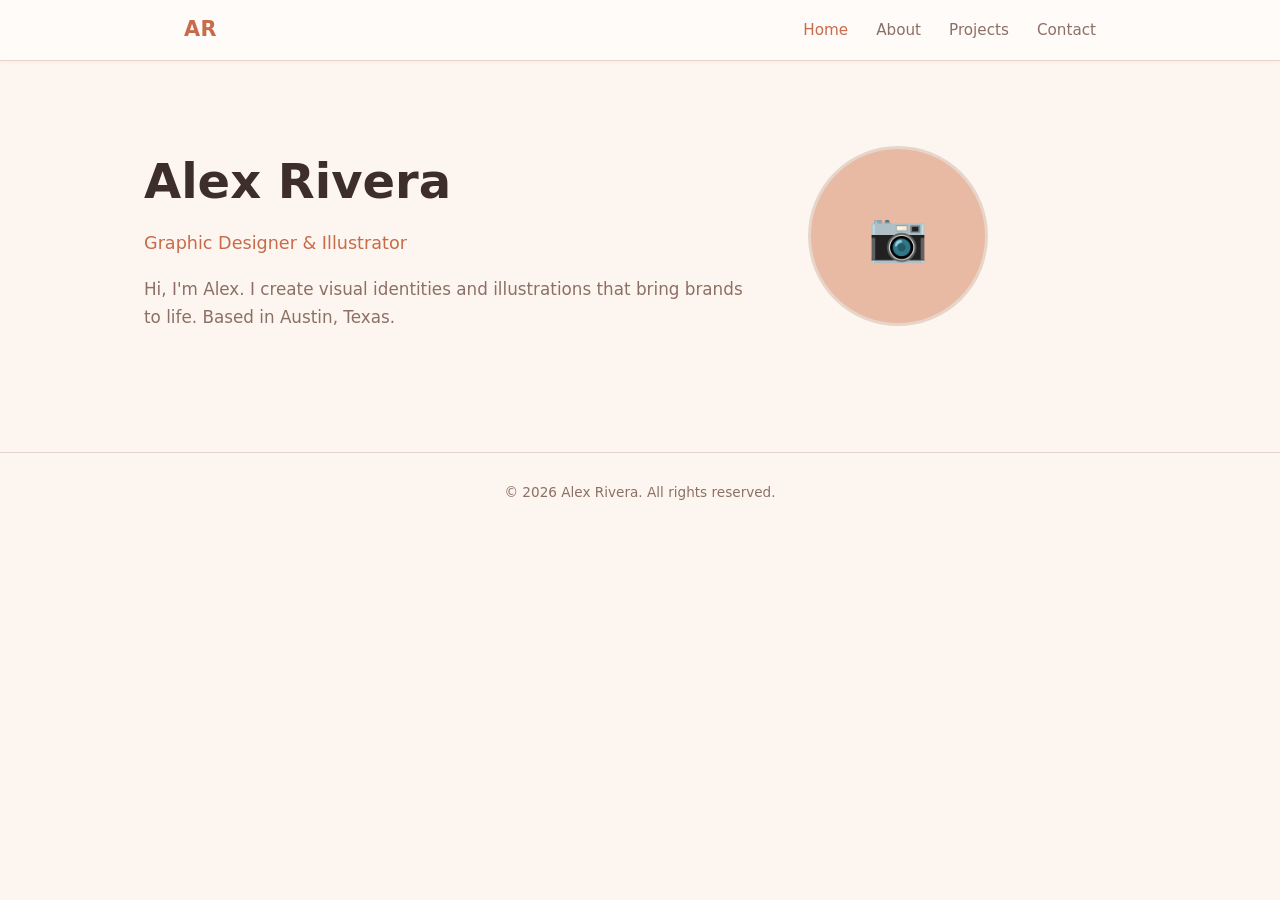
<file: index.html>
<!doctype html>
<html lang="en">
<head>
  <meta charset="utf-8">
  <meta name="viewport" content="width=device-width, initial-scale=1">
  <title>Alex Rivera — Portfolio</title>
  <link rel="icon" type="image/svg+xml" href="favicon.svg">
  <link rel="stylesheet" href="css/style.css">
</head>
<body>

<nav>
  <div class="nav-inner">
    <span class="logo">AR</span>
    <ul class="nav-links">
      <li><a href="index.html" class="active">Home</a></li>
      <li><a href="about.html">About</a></li>
      <li><a href="projects.html">Projects</a></li>
      <li><a href="contact.html">Contact</a></li>
    </ul>
  </div>
</nav>

<main>
  <div class="hero">
    <div class="hero-text">
      <h1>Alex Rivera</h1>
      <p class="subtitle">Graphic Designer &amp; Illustrator</p>
      <p>
        Hi, I'm Alex. I create visual identities and illustrations that
        bring brands to life. Based in Austin, Texas.
      </p>
    </div>
    <div class="photo-placeholder" aria-label="Profile photo placeholder">
      &#x1F4F7;
    </div>
  </div>
</main>

<footer>
  &copy; 2026 Alex Rivera. All rights reserved.
</footer>

</body>
</html>
</file>
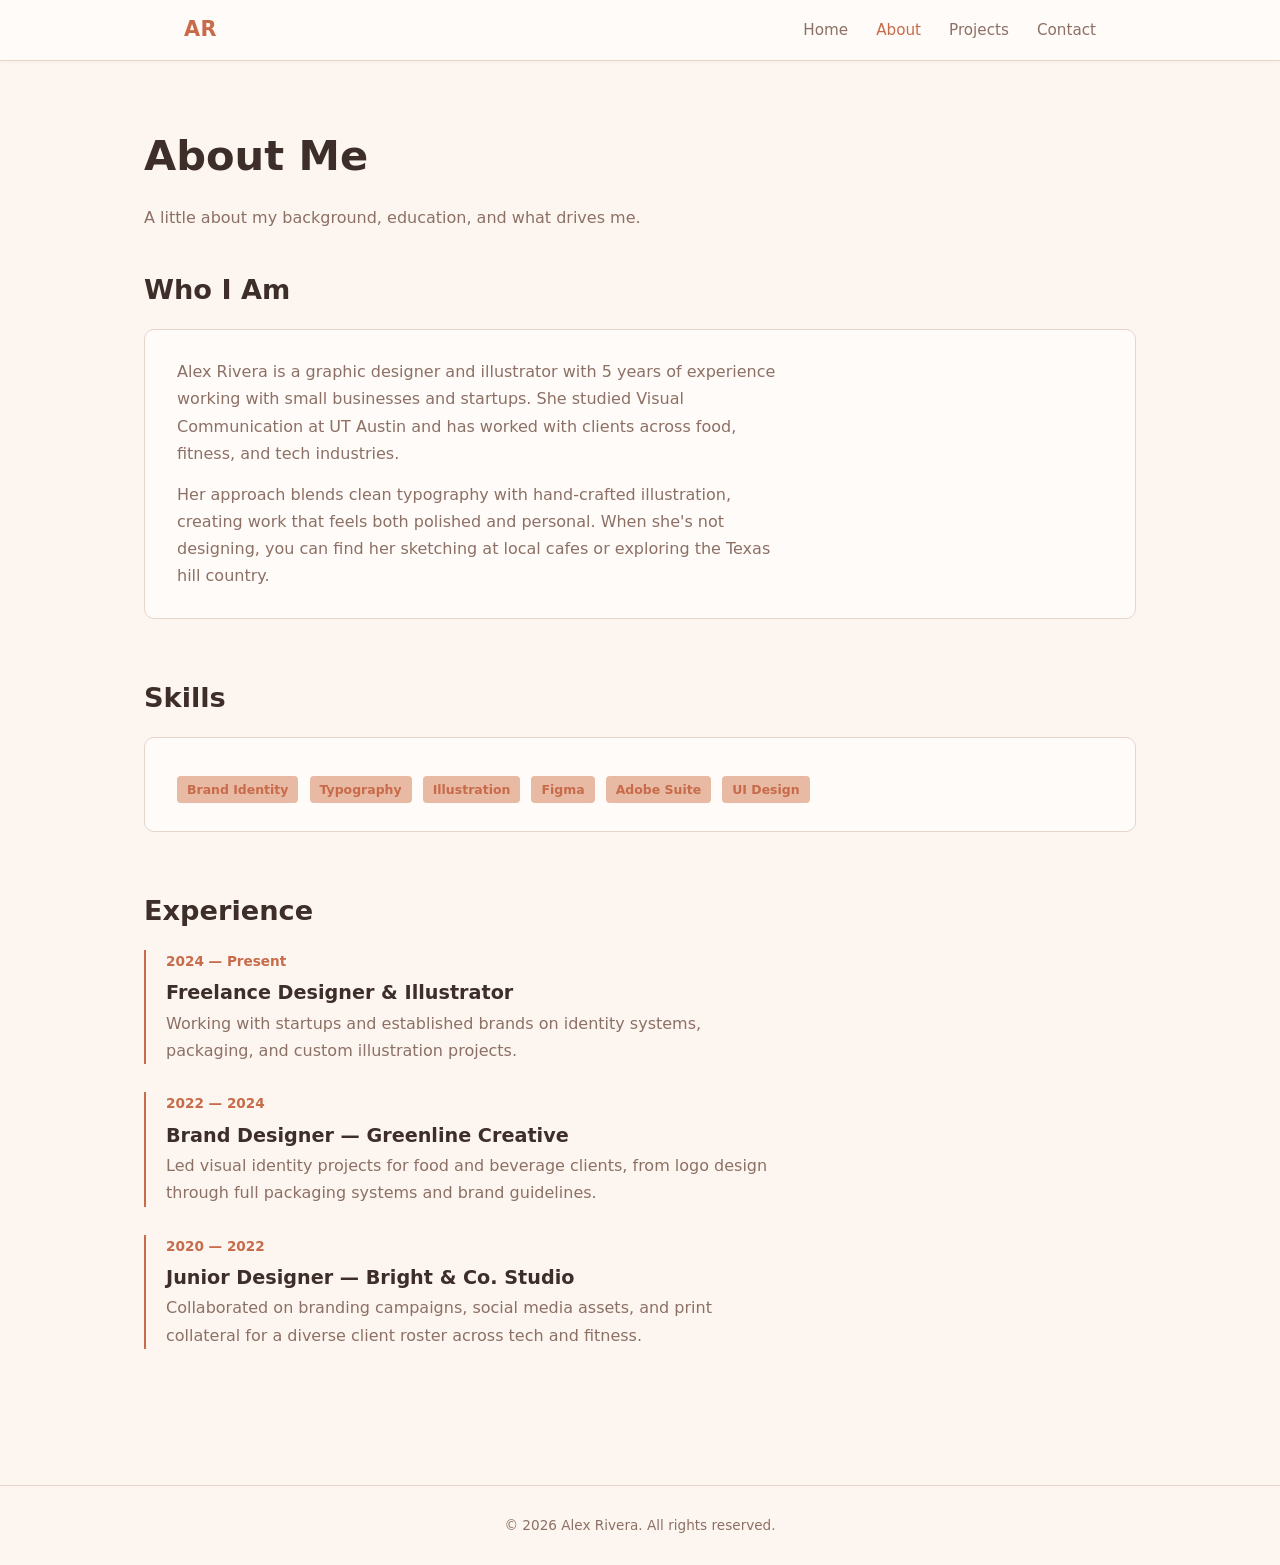
<file: about.html>
<!doctype html>
<html lang="en">
<head>
  <meta charset="utf-8">
  <meta name="viewport" content="width=device-width, initial-scale=1">
  <title>About Me — Alex Rivera</title>
  <link rel="icon" type="image/svg+xml" href="favicon.svg">
  <link rel="stylesheet" href="css/style.css">
</head>
<body>

<nav>
  <div class="nav-inner">
    <span class="logo">AR</span>
    <ul class="nav-links">
      <li><a href="index.html">Home</a></li>
      <li><a href="about.html" class="active">About</a></li>
      <li><a href="projects.html">Projects</a></li>
      <li><a href="contact.html">Contact</a></li>
    </ul>
  </div>
</nav>

<main>
  <h1>About Me</h1>
  <p style="margin-bottom:36px;">
    A little about my background, education, and what drives me.
  </p>

  <section>
    <h2>Who I Am</h2>
    <div class="card">
      <p>
        Alex Rivera is a graphic designer and illustrator with 5 years of
        experience working with small businesses and startups. She studied
        Visual Communication at UT Austin and has worked with clients across
        food, fitness, and tech industries.
      </p>
      <p style="margin-top:14px;">
        Her approach blends clean typography with hand-crafted illustration,
        creating work that feels both polished and personal. When she's not
        designing, you can find her sketching at local cafes or exploring the
        Texas hill country.
      </p>
    </div>
  </section>

  <section>
    <h2>Skills</h2>
    <div class="card">
      <span class="tag">Brand Identity</span>
      <span class="tag">Typography</span>
      <span class="tag">Illustration</span>
      <span class="tag">Figma</span>
      <span class="tag">Adobe Suite</span>
      <span class="tag">UI Design</span>
    </div>
  </section>

  <section>
    <h2>Experience</h2>
    <div class="timeline-item">
      <p class="year">2024 — Present</p>
      <h3>Freelance Designer &amp; Illustrator</h3>
      <p>Working with startups and established brands on identity systems,
        packaging, and custom illustration projects.</p>
    </div>
    <div class="timeline-item">
      <p class="year">2022 — 2024</p>
      <h3>Brand Designer — Greenline Creative</h3>
      <p>Led visual identity projects for food and beverage clients, from
        logo design through full packaging systems and brand guidelines.</p>
    </div>
    <div class="timeline-item">
      <p class="year">2020 — 2022</p>
      <h3>Junior Designer — Bright &amp; Co. Studio</h3>
      <p>Collaborated on branding campaigns, social media assets, and print
        collateral for a diverse client roster across tech and fitness.</p>
    </div>
  </section>
</main>

<footer>
  &copy; 2026 Alex Rivera. All rights reserved.
</footer>

</body>
</html>
</file>
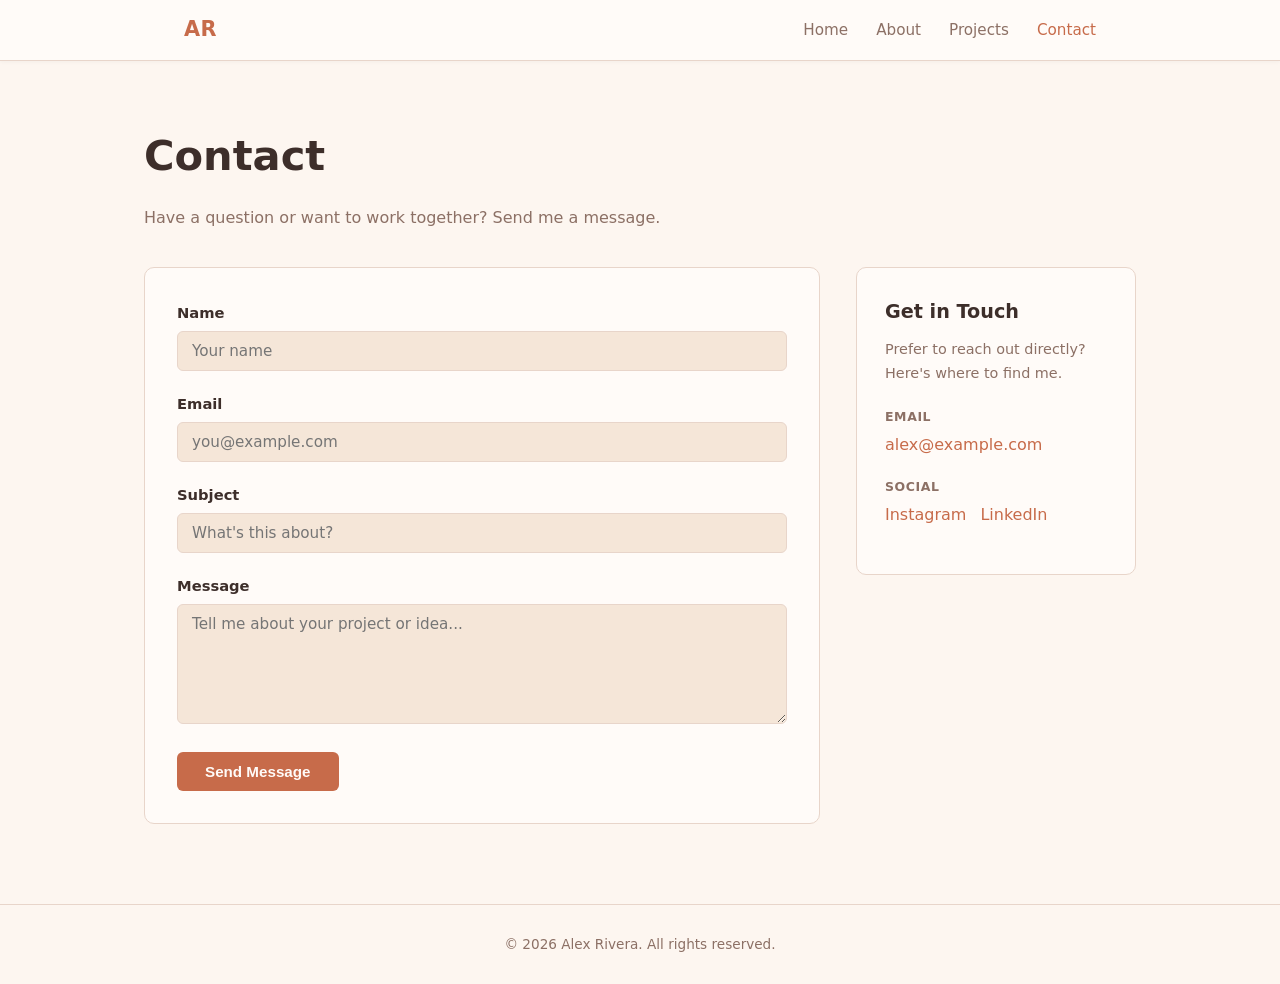
<file: contact.html>
<!doctype html>
<html lang="en">
<head>
  <meta charset="utf-8">
  <meta name="viewport" content="width=device-width, initial-scale=1">
  <title>Contact — Alex Rivera</title>
  <link rel="icon" type="image/svg+xml" href="favicon.svg">
  <link rel="stylesheet" href="css/style.css">
</head>
<body>

<nav>
  <div class="nav-inner">
    <span class="logo">AR</span>
    <ul class="nav-links">
      <li><a href="index.html">Home</a></li>
      <li><a href="about.html">About</a></li>
      <li><a href="projects.html">Projects</a></li>
      <li><a href="contact.html" class="active">Contact</a></li>
    </ul>
  </div>
</nav>

<main>
  <h1>Contact</h1>
  <p style="margin-bottom:36px;">
    Have a question or want to work together? Send me a message.
  </p>

  <div class="contact-layout">
    <form action="#" method="post">
      <div class="form-group">
        <label for="name">Name</label>
        <input type="text" id="name" name="name" required placeholder="Your name">
      </div>

      <div class="form-group">
        <label for="email">Email</label>
        <input type="email" id="email" name="email" required placeholder="you@example.com">
      </div>

      <div class="form-group">
        <label for="subject">Subject</label>
        <input type="text" id="subject" name="subject" required placeholder="What's this about?">
      </div>

      <div class="form-group">
        <label for="message">Message</label>
        <textarea id="message" name="message" required placeholder="Tell me about your project or idea..."></textarea>
      </div>

      <button type="submit">Send Message</button>
    </form>

    <aside class="contact-info">
      <h3>Get in Touch</h3>
      <p>Prefer to reach out directly? Here's where to find me.</p>

      <div class="contact-detail">
        <span class="contact-label">Email</span>
        <a href="mailto:alex@example.com">alex@example.com</a>
      </div>

      <div class="contact-detail">
        <span class="contact-label">Social</span>
        <div class="social-links">
          <a href="#" class="social-link">Instagram</a>
          <a href="#" class="social-link">LinkedIn</a>
        </div>
      </div>
    </aside>
  </div>
</main>

<footer>
  &copy; 2026 Alex Rivera. All rights reserved.
</footer>

</body>
</html>
</file>
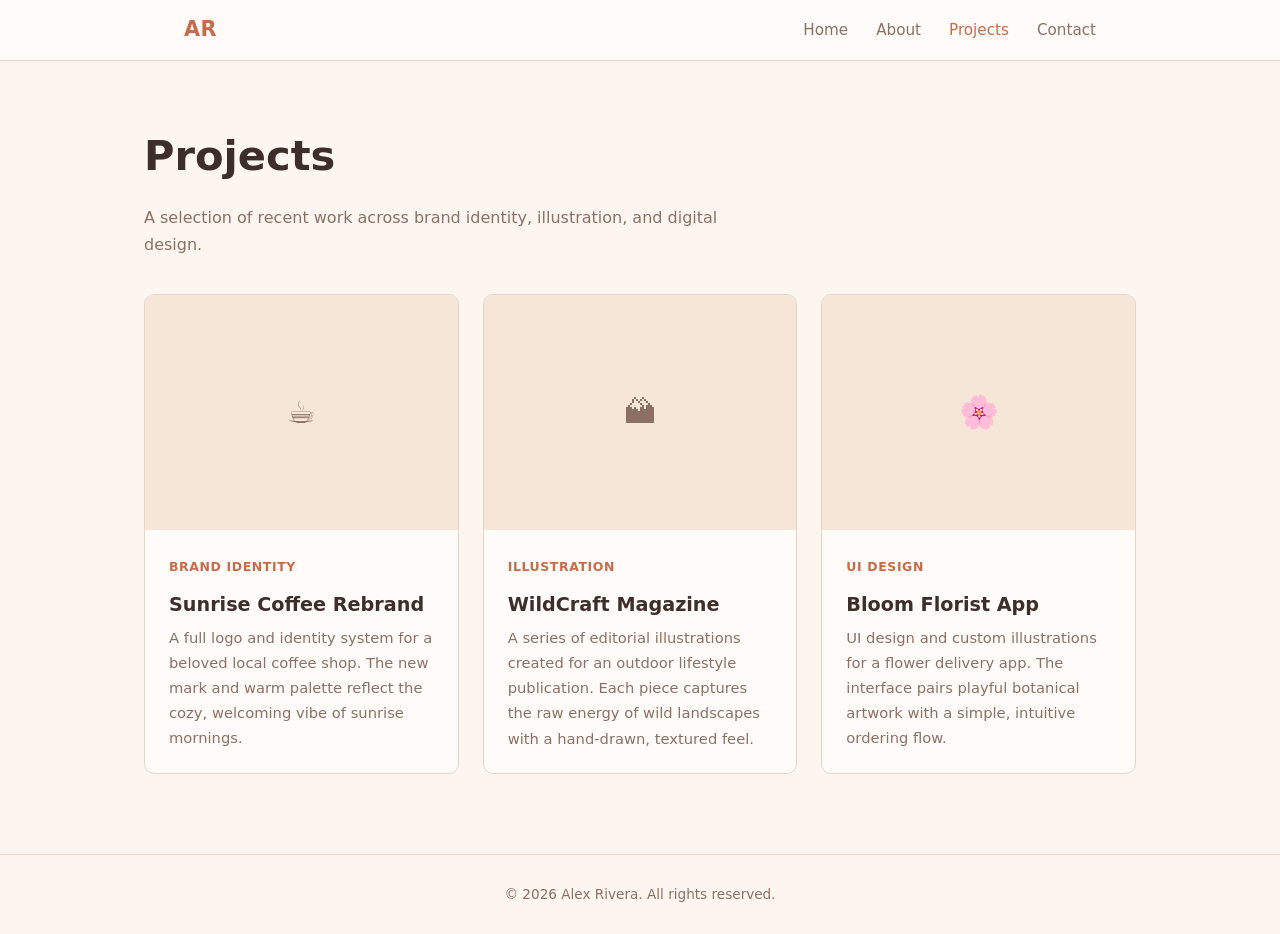
<file: projects.html>
<!doctype html>
<html lang="en">
<head>
  <meta charset="utf-8">
  <meta name="viewport" content="width=device-width, initial-scale=1">
  <title>Projects — Alex Rivera</title>
  <link rel="icon" type="image/svg+xml" href="favicon.svg">
  <link rel="stylesheet" href="css/style.css">
</head>
<body>

<nav>
  <div class="nav-inner">
    <span class="logo">AR</span>
    <ul class="nav-links">
      <li><a href="index.html">Home</a></li>
      <li><a href="about.html">About</a></li>
      <li><a href="projects.html" class="active">Projects</a></li>
      <li><a href="contact.html">Contact</a></li>
    </ul>
  </div>
</nav>

<main>
  <h1>Projects</h1>
  <p style="margin-bottom:36px;">
    A selection of recent work across brand identity, illustration, and
    digital design.
  </p>

  <div class="project-grid">

    <div class="project-card">
      <div class="project-img" aria-label="Sunrise Coffee Rebrand placeholder">
        &#x2615;
      </div>
      <div class="project-body">
        <span class="category">Brand Identity</span>
        <h3>Sunrise Coffee Rebrand</h3>
        <p>
          A full logo and identity system for a beloved local coffee shop.
          The new mark and warm palette reflect the cozy, welcoming vibe
          of sunrise mornings.
        </p>
      </div>
    </div>

    <div class="project-card">
      <div class="project-img" aria-label="WildCraft Magazine placeholder">
        &#x1F3D4;
      </div>
      <div class="project-body">
        <span class="category">Illustration</span>
        <h3>WildCraft Magazine</h3>
        <p>
          A series of editorial illustrations created for an outdoor lifestyle
          publication. Each piece captures the raw energy of wild landscapes
          with a hand-drawn, textured feel.
        </p>
      </div>
    </div>

    <div class="project-card">
      <div class="project-img" aria-label="Bloom Florist App placeholder">
        &#x1F338;
      </div>
      <div class="project-body">
        <span class="category">UI Design</span>
        <h3>Bloom Florist App</h3>
        <p>
          UI design and custom illustrations for a flower delivery app. The
          interface pairs playful botanical artwork with a simple, intuitive
          ordering flow.
        </p>
      </div>
    </div>

  </div>
</main>

<footer>
  &copy; 2026 Alex Rivera. All rights reserved.
</footer>

</body>
</html>
</file>
<file: css/style.css>
/* ── Reset & Base ── */
*,
*::before,
*::after {
  box-sizing: border-box;
  margin: 0;
  padding: 0;
}

:root {
  --cream: #fdf6f0;
  --cream-dark: #f5e6d8;
  --white: #fffbf8;
  --terra: #c76b4a;
  --terra-hover: #a8583d;
  --terra-light: #e8b9a3;
  --text: #3d2e2a;
  --text-muted: #8c7065;
  --border: #e8d5ca;
  --radius: 10px;
}

html {
  font-size: 16px;
  scroll-behavior: smooth;
}

body {
  font-family: 'Segoe UI', system-ui, -apple-system, sans-serif;
  background: var(--cream);
  color: var(--text);
  line-height: 1.7;
  min-height: 100vh;
}

@keyframes fadeIn {
  from { opacity: 0; transform: translateY(8px); }
  to   { opacity: 1; transform: translateY(0); }
}

/* ── Navigation ── */
nav {
  background: var(--white);
  border-bottom: 1px solid var(--border);
  box-shadow: 0 1px 4px rgba(0,0,0,0.04);
  position: sticky;
  top: 0;
  z-index: 100;
}

.nav-inner {
  max-width: 960px;
  margin: 0 auto;
  display: flex;
  justify-content: space-between;
  align-items: center;
  padding: 0 24px;
  height: 60px;
}

.logo {
  font-size: 1.3rem;
  font-weight: 700;
  color: var(--terra);
  letter-spacing: 0.5px;
}

.nav-links {
  list-style: none;
  display: flex;
  gap: 28px;
}

.nav-links a {
  color: var(--text-muted);
  text-decoration: none;
  font-weight: 500;
  font-size: 0.95rem;
  transition: color 0.2s;
}

.nav-links a:hover,
.nav-links a.active {
  color: var(--terra);
}

/* ── Layout ── */
main {
  max-width: 1040px;
  margin: 0 auto;
  padding: 60px 24px 80px;
  animation: fadeIn 0.4s ease-out;
}

section {
  margin-bottom: 56px;
}

h1 {
  font-size: 2.6rem;
  font-weight: 700;
  color: var(--text);
  margin-bottom: 12px;
}

h2 {
  font-size: 1.7rem;
  font-weight: 600;
  color: var(--text);
  margin-bottom: 16px;
}

h3 {
  font-size: 1.2rem;
  font-weight: 600;
  color: var(--text);
}

p {
  color: var(--text-muted);
  max-width: 620px;
}

/* ── Home ── */
.hero {
  display: flex;
  align-items: center;
  gap: 44px;
  padding: 20px 0 40px;
}

.hero-text h1 {
  font-size: 3rem;
  margin-bottom: 6px;
}

.hero-text .subtitle {
  color: var(--terra);
  font-size: 1.1rem;
  font-weight: 500;
  margin-bottom: 16px;
}

.hero-text p {
  font-size: 1.05rem;
}

.photo-placeholder {
  width: 180px;
  height: 180px;
  max-width: 100%;
  border-radius: 50%;
  background: var(--terra-light);
  border: 3px solid var(--border);
  display: flex;
  align-items: center;
  justify-content: center;
  flex-shrink: 0;
  font-size: 3rem;
  color: var(--text-muted);
}

/* ── Project Grid ── */
.project-grid {
  display: grid;
  grid-template-columns: repeat(3, 1fr);
  gap: 24px;
}

.project-card {
  background: var(--white);
  border: 1px solid var(--border);
  border-radius: var(--radius);
  overflow: hidden;
  transition: transform 0.25s ease, box-shadow 0.25s ease;
}

.project-card:hover {
  transform: translateY(-4px);
  box-shadow: 0 8px 24px rgba(0,0,0,0.08);
}

.project-img {
  aspect-ratio: 4 / 3;
  background: var(--cream-dark);
  display: flex;
  align-items: center;
  justify-content: center;
  color: var(--text-muted);
  font-size: 2rem;
}

.project-body {
  padding: 22px 24px;
}

.project-body h3 {
  margin-bottom: 4px;
}

.project-body .category {
  display: inline-block;
  font-size: 0.78rem;
  font-weight: 600;
  color: var(--terra);
  text-transform: uppercase;
  letter-spacing: 0.6px;
  margin-bottom: 12px;
}

.project-body p {
  font-size: 0.92rem;
  max-width: none;
}

/* ── Cards (About) ── */
.card {
  background: var(--white);
  border: 1px solid var(--border);
  border-radius: var(--radius);
  padding: 28px 32px;
  margin-bottom: 20px;
}

.card h3 {
  margin-bottom: 8px;
}

.card .tag {
  display: inline-block;
  background: var(--terra-light);
  color: var(--terra);
  font-size: 0.78rem;
  font-weight: 600;
  padding: 3px 10px;
  border-radius: 4px;
  margin-top: 10px;
  margin-right: 6px;
}

/* ── Timeline (About) ── */
.timeline-item {
  border-left: 2px solid var(--terra);
  padding-left: 20px;
  margin-bottom: 28px;
}

.timeline-item .year {
  font-size: 0.85rem;
  font-weight: 600;
  color: var(--terra);
  margin-bottom: 4px;
}

/* ── Contact ── */
.contact-layout {
  display: grid;
  grid-template-columns: 1fr 280px;
  gap: 36px;
  align-items: start;
}

form {
  background: var(--white);
  border: 1px solid var(--border);
  border-radius: var(--radius);
  padding: 32px;
}

.form-group {
  margin-bottom: 20px;
}

.form-group label {
  display: block;
  font-weight: 600;
  margin-bottom: 6px;
  color: var(--text);
  font-size: 0.92rem;
}

.form-group input,
.form-group textarea {
  width: 100%;
  padding: 10px 14px;
  background: var(--cream-dark);
  border: 1px solid var(--border);
  border-radius: 6px;
  color: var(--text);
  font-size: 0.95rem;
  font-family: inherit;
  outline: none;
  transition: border-color 0.2s;
}

.form-group input:focus,
.form-group textarea:focus {
  border-color: var(--terra);
}

.form-group textarea {
  resize: vertical;
  min-height: 120px;
}

button,
.btn {
  background: var(--terra);
  color: var(--white);
  border: none;
  padding: 11px 28px;
  border-radius: 6px;
  font-size: 0.95rem;
  font-weight: 600;
  cursor: pointer;
  transition: background 0.2s;
}

button:hover,
.btn:hover {
  background: var(--terra-hover);
}

.contact-info {
  background: var(--white);
  border: 1px solid var(--border);
  border-radius: var(--radius);
  padding: 28px;
}

.contact-info h3 {
  margin-bottom: 8px;
}

.contact-info > p {
  font-size: 0.9rem;
  margin-bottom: 20px;
}

.contact-detail {
  margin-bottom: 18px;
}

.contact-label {
  display: block;
  font-size: 0.78rem;
  font-weight: 600;
  text-transform: uppercase;
  letter-spacing: 0.6px;
  color: var(--text-muted);
  margin-bottom: 4px;
}

.contact-detail a {
  color: var(--terra);
  text-decoration: none;
  font-weight: 500;
  word-break: break-all;
}

.contact-detail a:hover {
  text-decoration: underline;
}

.social-links {
  display: flex;
  gap: 14px;
}

.social-link {
  font-weight: 500;
}

/* ── Footer ── */
footer {
  text-align: center;
  padding: 28px 24px;
  color: var(--text-muted);
  font-size: 0.85rem;
  border-top: 1px solid var(--border);
}

/* ── Responsive ── */
@media (max-width: 700px) {
  .hero {
    flex-direction: column-reverse;
    text-align: center;
  }

  .hero-text p {
    margin: 0 auto;
  }

  .nav-links {
    gap: 16px;
  }

  h1 {
    font-size: 2rem;
  }

  .hero-text h1 {
    font-size: 2.2rem;
  }

  .project-grid {
    grid-template-columns: 1fr;
  }

  .contact-layout {
    grid-template-columns: 1fr;
  }
}

@media (max-width: 420px) {
  .nav-links {
    gap: 10px;
  }

  .nav-links a {
    font-size: 0.85rem;
  }

  .logo {
    font-size: 1.1rem;
  }

  h1 {
    font-size: 1.7rem;
  }

  .hero-text h1 {
    font-size: 1.9rem;
  }

  .hero-text .subtitle {
    font-size: 1rem;
  }

  .hero-text p {
    font-size: 0.95rem;
  }

  .card {
    padding: 20px 18px;
  }

  .project-body {
    padding: 16px 18px;
  }

  form {
    padding: 20px 18px;
  }

  .contact-info {
    padding: 20px 18px;
  }

  .photo-placeholder {
    width: 140px;
    height: 140px;
    font-size: 2.2rem;
  }

  main {
    padding: 36px 16px 60px;
  }
}
</file>
